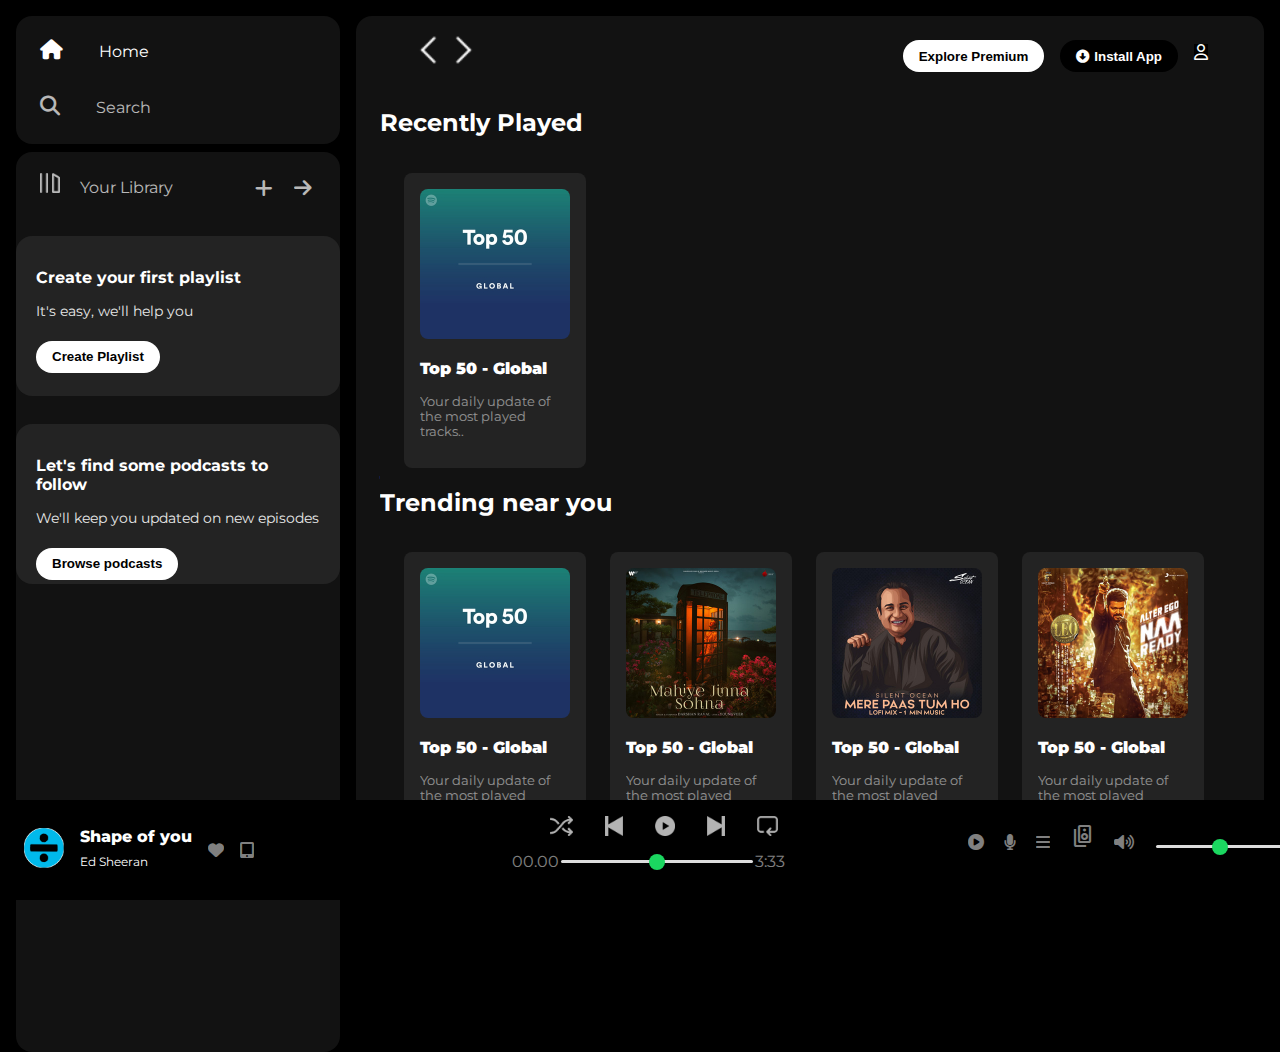
<file: index.html>
<!DOCTYPE html>
<html lang="en">
<head>
    <meta charset="UTF-8">
    <meta name="viewport" content="width=device-width, initial-scale=1.0">
    <title>Spotify - Web Player: Music for everyone</title>
    <link rel="icon" href="logo.png">
    <link rel="stylesheet" href="https://cdnjs.cloudflare.com/ajax/libs/font-awesome/6.7.2/css/all.min.css" integrity="sha512-Evv84Mr4kqVGRNSgIGL/F/aIDqQb7xQ2vcrdIwxfjThSH8CSR7PBEakCr51Ck+w+/U6swU2Im1vVX0SVk9ABhg==" crossorigin="anonymous" referrerpolicy="no-referrer" />
    <link href="https://fonts.googleapis.com/css2?family=Montserrat&display=swap" rel="stylesheet">
    <link rel="stylesheet" href="https://fonts.googleapis.com/css2?family=Material+Symbols+Outlined:opsz,wght,FILL,GRAD@20..48,100..700,0..1,-50..200&icon_names=speaker_group" />
    <link rel="stylesheet" href="project1.css">
</head>
<body>
    <div class="main">
        <div class="sidebar">
            <div class="nav">
                <div class="nav-option" style="opacity:1">
                    <i class="fa-solid fa-house"></i>
                    <a href="/error">Home</a>
                </div>
                <div class="nav-option">
                    <i class="fa-solid fa-magnifying-glass"></i>
                    <a href="/error">Search</a>
                </div>
            </div>
            <div class="library">
                <div class="options ">
                    <div class="your-library nav-option">
                        <img src="library_icon.png" alt="img">
                        <a href="/error">Your Library</a>
                    </div>
                    <div class="icons">
                        <i class="fa-solid fa-plus"></i>
                        <i class="fa-solid fa-arrow-right"></i>
                    </div>
                </div>
                <div class="lib-box">
                    <div class="box">
                        <p class="box-p1">
                            Create your first playlist
                        </p>
                        <p class="box-p2">
                            It's easy, we'll help you
                        </p>
                        <button class="badge">Create Playlist</button>
                    </div>
                    <div class="box">
                        <p class="box-p1">
                            Let's find some podcasts to follow
                        </p>
                        <p class="box-p2">
                            We'll keep you updated on new episodes
                        </p>
                        <button class="badge">Browse podcasts</button>
                    </div>
                </div>
            </div>
        </div>
        <div class="main-content">
            <div class="sticky-nav">
                <div class="sticky-nav-icons">
                    <img src="backward_icon.png" alt="b">
                    <img src="forward_icon.png" alt="f" class="hide">
                </div>
                <div class="sticky-nav-options">
                    <button class="badge" id="one">Explore Premium</button>
                    <button class="badge" id="two"><i class="fa-solid fa-circle-down" style="margin-right:5px;"></i>Install App</button>
                    <i class="fa-regular fa-user" id="three"></i> 
                </div>
            </div>
            <h2>Recently Played</h2>
            <div class="cards-container">
                <div class="card">
                    <img src="card1img.jpeg" alt="card1_songs">
                    <p class="card-title">Top 50 - Global</p>
                    <p class="card-info">Your daily update of the most played tracks..</p>
                </div>
            </div>
            <h2>Trending near you</h2>
            <div class="cards-container">
                <div class="card">
                    <img src="card1img.jpeg" alt="Global_songs">
                    <p class="card-title">Top 50 - Global</p>
                    <p class="card-info">Your daily update of the most played tracks..</p>
                </div>
                <div class="card">
                    <img src="card2img.jpeg" alt="Global songs1">
                    <p class="card-title">Top 50 - Global</p>
                    <p class="card-info">Your daily update of the most played tracks..</p>
                </div>
                <div class="card">
                    <img src="card3img.jpeg" alt="Global_songs2">
                    <p class="card-title">Top 50 - Global</p>
                    <p class="card-info">Your daily update of the most played tracks..</p>
                </div>
                <div class="card">
                    <img src="card4img.jpeg" alt="Global_songs3">
                    <p class="card-title">Top 50 - Global</p>
                    <p class="card-info">Your daily update of the most played tracks..</p>
                </div>
                <div class="card">
                    <img src="card3img.jpeg" alt="Global_songs4">
                    <p class="card-title">Top 50 - Global</p>
                    <p class="card-info">Your daily update of the most played tracks..</p>
                </div>

                <div class="card">
                    <img src="card2img.jpeg" alt="c1">
                    <p class="card-title">Top 50 - Global</p>
                    <p class="card-info">Your daily update of the most played tracks..</p>
                </div>

            </div>
            <h2>Featured Charts</h2>
            <div class="cards-container">
                <div class="card">
                    <img src="card5img (1).jpeg" alt="c1">
                    <p class="card-title">Top 50 - Global</p>
                    <p class="card-info">Your daily update of the most played tracks..</p>
                </div>
                <div class="card">
                    <img src="card6img.jpeg" alt="c1">
                    <p class="card-title">Top 50 - Indian</p>
                    <p class="card-info">Your daily update of the most played tracks..</p>
                </div>
            </div>
            <div class="footer">
                <div class="line">

                </div>
            </div>
        </div>

        <div class="music-player">
            <div class="album">
                <div class="song-icon">
                    <img src="pngwing.com.png" alt="play">
                </div>
                <div class="names">
                    <p id="song">Shape of you</p>
                    <p id="name">Ed Sheeran</p>
                </div>
                <div class="player-icons">
                    <i class="fa-solid fa-heart"></i>
                    <i class="fa-solid fa-tablet-screen-button"></i>
                </div>
            </div>
            <div class="player">
                <div class="player-control">
                    <img src="player_icon1.png" class="player-control-icon">
                    <img src="player_icon2.png" class="player-control-icon">
                    <img src="player_icon3.png" class="player-control-icon">
                    <img src="player_icon4.png" class="player-control-icon">
                    <img src="player_icon5.png" class="player-control-icon">
                </div>
                <div class="progress-bar">
                    <span class="curr-time">00.00</span>
                    <input type="range" min="0" max="100" class="progress-range">
                    <span class="tot-time">3:33</span>
                </div>
            </div>
            <div class="control">
                <div class="icons-control">
                    <i class="fa-solid fa-circle-play"></i>
                    <i class="fa-solid fa-microphone"></i>
                    <i class="fa-solid fa-bars"></i>
                    <span class="material-symbols-outlined">speaker_group</span>
                    <i class="fa-solid fa-volume-high"></i>
                    <input type="range" min="0" max="100" class="volume-range">
                </div>
            </div>
        </div>
    </div>
    
</body>
</html>
</file>
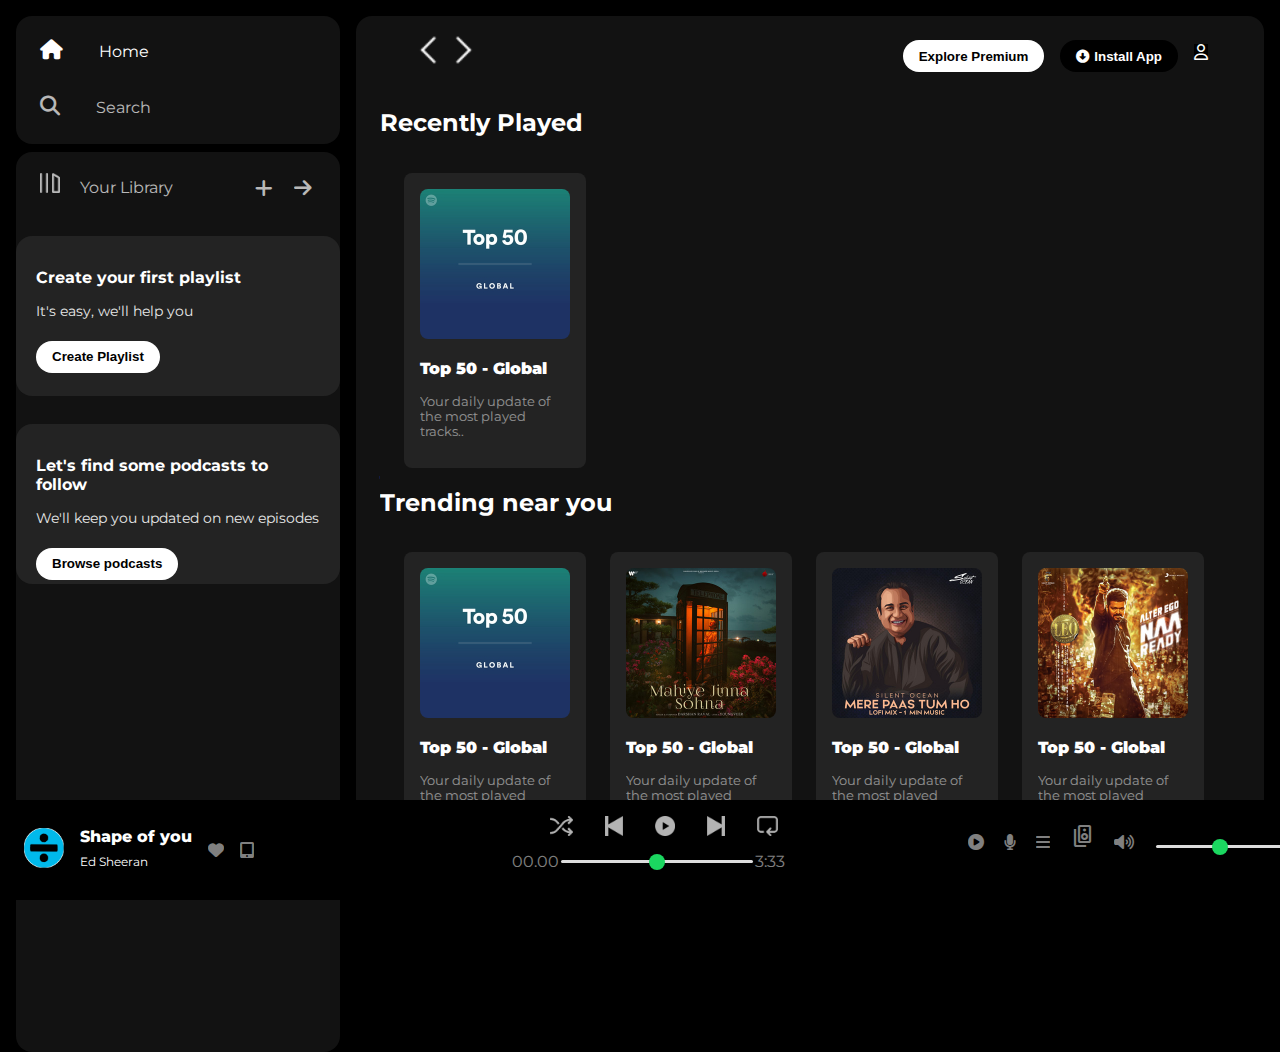
<file: index1.html>
<!DOCTYPE html>
<html lang="en">
<head>
    <meta charset="UTF-8">
    <meta name="viewport" content="width=device-width, initial-scale=1.0">
    <title>Spotify - Web Player: Music for everyone</title>
    <link rel="icon" href="logo.png">
    <link rel="stylesheet" href="https://cdnjs.cloudflare.com/ajax/libs/font-awesome/6.7.2/css/all.min.css" integrity="sha512-Evv84Mr4kqVGRNSgIGL/F/aIDqQb7xQ2vcrdIwxfjThSH8CSR7PBEakCr51Ck+w+/U6swU2Im1vVX0SVk9ABhg==" crossorigin="anonymous" referrerpolicy="no-referrer" />
    <link href="https://fonts.googleapis.com/css2?family=Montserrat&display=swap" rel="stylesheet">
    <link rel="stylesheet" href="https://fonts.googleapis.com/css2?family=Material+Symbols+Outlined:opsz,wght,FILL,GRAD@20..48,100..700,0..1,-50..200&icon_names=speaker_group" />
    <link rel="stylesheet" href="project1.css">
</head>
<body>
    <div class="main">
        <div class="sidebar">
            <div class="nav">
                <div class="nav-option" style="opacity:1">
                    <i class="fa-solid fa-house"></i>
                    <a href="/error">Home</a>
                </div>
                <div class="nav-option">
                    <i class="fa-solid fa-magnifying-glass"></i>
                    <a href="/error">Search</a>
                </div>
            </div>
            <div class="library">
                <div class="options ">
                    <div class="your-library nav-option">
                        <img src="library_icon.png" alt="img">
                        <a href="/error">Your Library</a>
                    </div>
                    <div class="icons">
                        <i class="fa-solid fa-plus"></i>
                        <i class="fa-solid fa-arrow-right"></i>
                    </div>
                </div>
                <div class="lib-box">
                    <div class="box">
                        <p class="box-p1">
                            Create your first playlist
                        </p>
                        <p class="box-p2">
                            It's easy, we'll help you
                        </p>
                        <button class="badge">Create Playlist</button>
                    </div>
                    <div class="box">
                        <p class="box-p1">
                            Let's find some podcasts to follow
                        </p>
                        <p class="box-p2">
                            We'll keep you updated on new episodes
                        </p>
                        <button class="badge">Browse podcasts</button>
                    </div>
                </div>
            </div>
        </div>
        <div class="main-content">
            <div class="sticky-nav">
                <div class="sticky-nav-icons">
                    <img src="backward_icon.png" alt="b">
                    <img src="forward_icon.png" alt="f" class="hide">
                </div>
                <div class="sticky-nav-options">
                    <button class="badge" id="one">Explore Premium</button>
                    <button class="badge" id="two"><i class="fa-solid fa-circle-down" style="margin-right:5px;"></i>Install App</button>
                    <i class="fa-regular fa-user" id="three"></i> 
                </div>
            </div>
            <h2>Recently Played</h2>
            <div class="cards-container">
                <div class="card">
                    <img src="card1img.jpeg" alt="card1_songs">
                    <p class="card-title">Top 50 - Global</p>
                    <p class="card-info">Your daily update of the most played tracks..</p>
                </div>
            </div>
            <h2>Trending near you</h2>
            <div class="cards-container">
                <div class="card">
                    <img src="card1img.jpeg" alt="Global_songs">
                    <p class="card-title">Top 50 - Global</p>
                    <p class="card-info">Your daily update of the most played tracks..</p>
                </div>
                <div class="card">
                    <img src="card2img.jpeg" alt="Global songs1">
                    <p class="card-title">Top 50 - Global</p>
                    <p class="card-info">Your daily update of the most played tracks..</p>
                </div>
                <div class="card">
                    <img src="card3img.jpeg" alt="Global_songs2">
                    <p class="card-title">Top 50 - Global</p>
                    <p class="card-info">Your daily update of the most played tracks..</p>
                </div>
                <div class="card">
                    <img src="card4img.jpeg" alt="Global_songs3">
                    <p class="card-title">Top 50 - Global</p>
                    <p class="card-info">Your daily update of the most played tracks..</p>
                </div>
                <div class="card">
                    <img src="card3img.jpeg" alt="Global_songs4">
                    <p class="card-title">Top 50 - Global</p>
                    <p class="card-info">Your daily update of the most played tracks..</p>
                </div>

                <div class="card">
                    <img src="card2img.jpeg" alt="c1">
                    <p class="card-title">Top 50 - Global</p>
                    <p class="card-info">Your daily update of the most played tracks..</p>
                </div>

            </div>
            <h2>Featured Charts</h2>
            <div class="cards-container">
                <div class="card">
                    <img src="card5img (1).jpeg" alt="c1">
                    <p class="card-title">Top 50 - Global</p>
                    <p class="card-info">Your daily update of the most played tracks..</p>
                </div>
                <div class="card">
                    <img src="card6img.jpeg" alt="c1">
                    <p class="card-title">Top 50 - Indian</p>
                    <p class="card-info">Your daily update of the most played tracks..</p>
                </div>
            </div>
            <div class="footer">
                <div class="line">

                </div>
            </div>
        </div>

        <div class="music-player">
            <div class="album">
                <div class="song-icon">
                    <img src="pngwing.com.png" alt="play">
                </div>
                <div class="names">
                    <p id="song">Shape of you</p>
                    <p id="name">Ed Sheeran</p>
                </div>
                <div class="player-icons">
                    <i class="fa-solid fa-heart"></i>
                    <i class="fa-solid fa-tablet-screen-button"></i>
                </div>
            </div>
            <div class="player">
                <div class="player-control">
                    <img src="player_icon1.png" class="player-control-icon">
                    <img src="player_icon2.png" class="player-control-icon">
                    <img src="player_icon3.png" class="player-control-icon">
                    <img src="player_icon4.png" class="player-control-icon">
                    <img src="player_icon5.png" class="player-control-icon">
                </div>
                <div class="progress-bar">
                    <span class="curr-time">00.00</span>
                    <input type="range" min="0" max="100" class="progress-range">
                    <span class="tot-time">3:33</span>
                </div>
            </div>
            <div class="control">
                <div class="icons-control">
                    <i class="fa-solid fa-circle-play"></i>
                    <i class="fa-solid fa-microphone"></i>
                    <i class="fa-solid fa-bars"></i>
                    <span class="material-symbols-outlined">speaker_group</span>
                    <i class="fa-solid fa-volume-high"></i>
                    <input type="range" min="0" max="100" class="volume-range">
                </div>
            </div>
        </div>
    </div>
    
</body>
</html>
</file>
<file: project1.css>
body{
    font-family: 'Montserrat', sans-serif;
    margin:0px;
    background-color:black;
    color:white;
    overflow:hidden;
}
.main{
    display:flex;
    height:100vh;
    padding:0.5rem;
}

.sidebar{
    background-color:black;
    width:340px;
    border-radius:1rem;

}
.main-content{
    background-color:#121212;
    flex:1;
    border-radius:1rem;
    overflow:auto;
    margin:0.5rem;
    padding:0 1.5rem 0 1.5rem;

}
 
.music-player{
    background-color: black;
    position:fixed;
    bottom:0px;
    width:100%;
    height:100px;
    display:flex;
}
a{
    text-decoration: none;
    color:white;
}
.nav {
    background-color: #121212;
    border-radius:1rem;
    display:flex;
    flex-direction:column;
    justify-content: center;
    padding:0.5rem 0.75rem;
    margin:0.5rem;
}
.nav-option{
    line-height:2.5rem;
    opacity:0.7;
    padding:0.5rem 0.75rem;
}
.nav-option:hover{
    opacity:1;
}

.nav-option i{
    font-size:1.25rem;
}
.nav-option a{
    font-size:1rem;
    margin-left:1rem;
}
.library{
    background-color: #121212;
    border-radius:1rem;
    height:100%;
    margin:0.5rem;
}
.options{
    display:flex;
    justify-content: space-between;
    align-items:center;
    padding:0.5rem 0.75rem;

}
.library .your-library img{
    height:1.25rem;
    width:1.25rem;
}
.icons{
    font-size:1.25rem;
}
.icons i{
    margin-right:1rem;
    opacity:0.7;
}
.icons i:hover{
    opacity:1;
}
.box{
    background-color:#232323;
    height:8rem;
    border-radius:1rem;
    margin:0.75rem 0rem 1.75rem 0rem;
    padding:1rem 1.25rem;
}

.box-p1{
    font-size:1rem;
    font-weight:700;
}
.box-p2{
    font-size:0.85rem;
    opacity:0.9;

}
.badge{
    background-color: white;
    border:none;
    border-radius:100px;
    padding:0.25rem 1rem;
    font-weight:700;
    margin-top:0.5rem;
    height:2rem;
    width:fit-content;
}

.sticky-nav{
    position:sticky;
    top:0;
    background-color: #121212;
    display:flex;
    justify-content:space-between;
    align-items:center;
    padding:1rem;
    z-index:1;
}
.sticky-nav-icons{
    margin-left:1rem;
}
.sticky-nav-icons img{
    height:2rem;
    width:2rem;
}
.sticky-nav-options{
    display:flex;
    justify-content:center;
    align-items:center;
}
.sticky-nav-options button,i{
    margin-right:1rem;
}
#one{
    background-color: white;
    color:black;
}
#two{
    background-color: black;
    color:white;
}
#three{
    background-color: black;
    color:white;
}
@media(max-width:1000px){
    .hide{
        display:none;
    }
}
.card{
    background-color:#232323;
    width:150px;
    border-radius:0.5rem;
    padding:1rem;
    margin-left:1.5rem;
    margin-top:1rem;
}
.card img{
    width:100%;
    border-radius:0.5rem;
}
.card-title{
    font-weight: 900;
}
.card-info{
    font-size:0.8rem;
    opacity:0.5;
}
.cards-container{
    display:flex;
    flex-wrap:wrap;
}
.footer{
    height:250px;
    display:flex;
    align-items:center;
    justify-content:center; 
}
.line{
    width:90%;
    height:30%;
    border-top:1px solid white;
    opacity:0.5;
}
.album{
    width:25%;
    display:flex;
}
.player{
    width:50%;
}
.control{
    width:25%
}
.player-control{
    display:flex;
    justify-content:center;
}
.player-control-icon{
    height:20px;
    opacity:0.7;
    margin-left:2rem;
    margin-top:1rem;
}
.player-control-icon:hover{
    opacity:1;
}
.progress-bar{
    display:flex;
    justify-content:center;
    margin-top:1rem;
    
}
.progress-bar input{
    width:30%;
    margin-top:0.5rem;
    margin-bottom:1rem;
    appearance: none;
    background-color:transparent;
    cursor:pointer;
}
.progress-range::-webkit-slider-runnable-track{
    background-color: #ddd;
    border-radius:100px;
    height:0.2rem;
}
.progress-range::-webkit-slider-thumb{
    appearance: none;
    height:1rem;
    width:1rem;
    background-color: #1bd760;
    border-radius:50%;
    margin-top:-6px;
}


.album img{
    height:40px;
    width:40px;
    margin-bottom:0.2rem;
}
.song-icon{
    display:flex;
    align-items:center;
    margin-right:1rem;
    margin-left : 1rem;
}
.names{
    display:flex;
    flex-direction:column;
}

.names p{
    margin:0px;
}
#song{
    margin-top:1.7rem;
    margin-bottom:0.5rem;
    font-weight:800;
}
#name{
    font-size:12px;
}
.player-icons{
    display:flex;
    align-items:center;
    margin-left:1rem;
}
.player-icons i{
    color:white;
    opacity:0.5;
    cursor:pointer;
    opacity:0.5;
}
.player-icons i:hover{
    opacity:1;
}


.icons-control span{
    margin-top:1.5rem;
    margin-right:1rem;
    height:1.025625rem;

}

.icons-control i,span{
    color:white;
    opacity:0.5;
}
.icons-control i:hover{
    opacity:1;
}
.icons-control span:hover{
    opacity:1;
}
.icons-control{
    cursor:pointer;
}
.volume-range {
    width: 40%; /* or any width you want */
    appearance: none;
    background-color: transparent;
    cursor: pointer;
}
.volume-range::-webkit-slider-runnable-track{
    background-color: #ddd;
    border-radius:100px;
    height:0.2rem;
}

.volume-range::-webkit-slider-thumb{
    appearance: none;
    height:1rem;
    width:1rem;
    background-color: #1bd760;
    border-radius:50%;
    margin-top:-6px;
}
</file>
